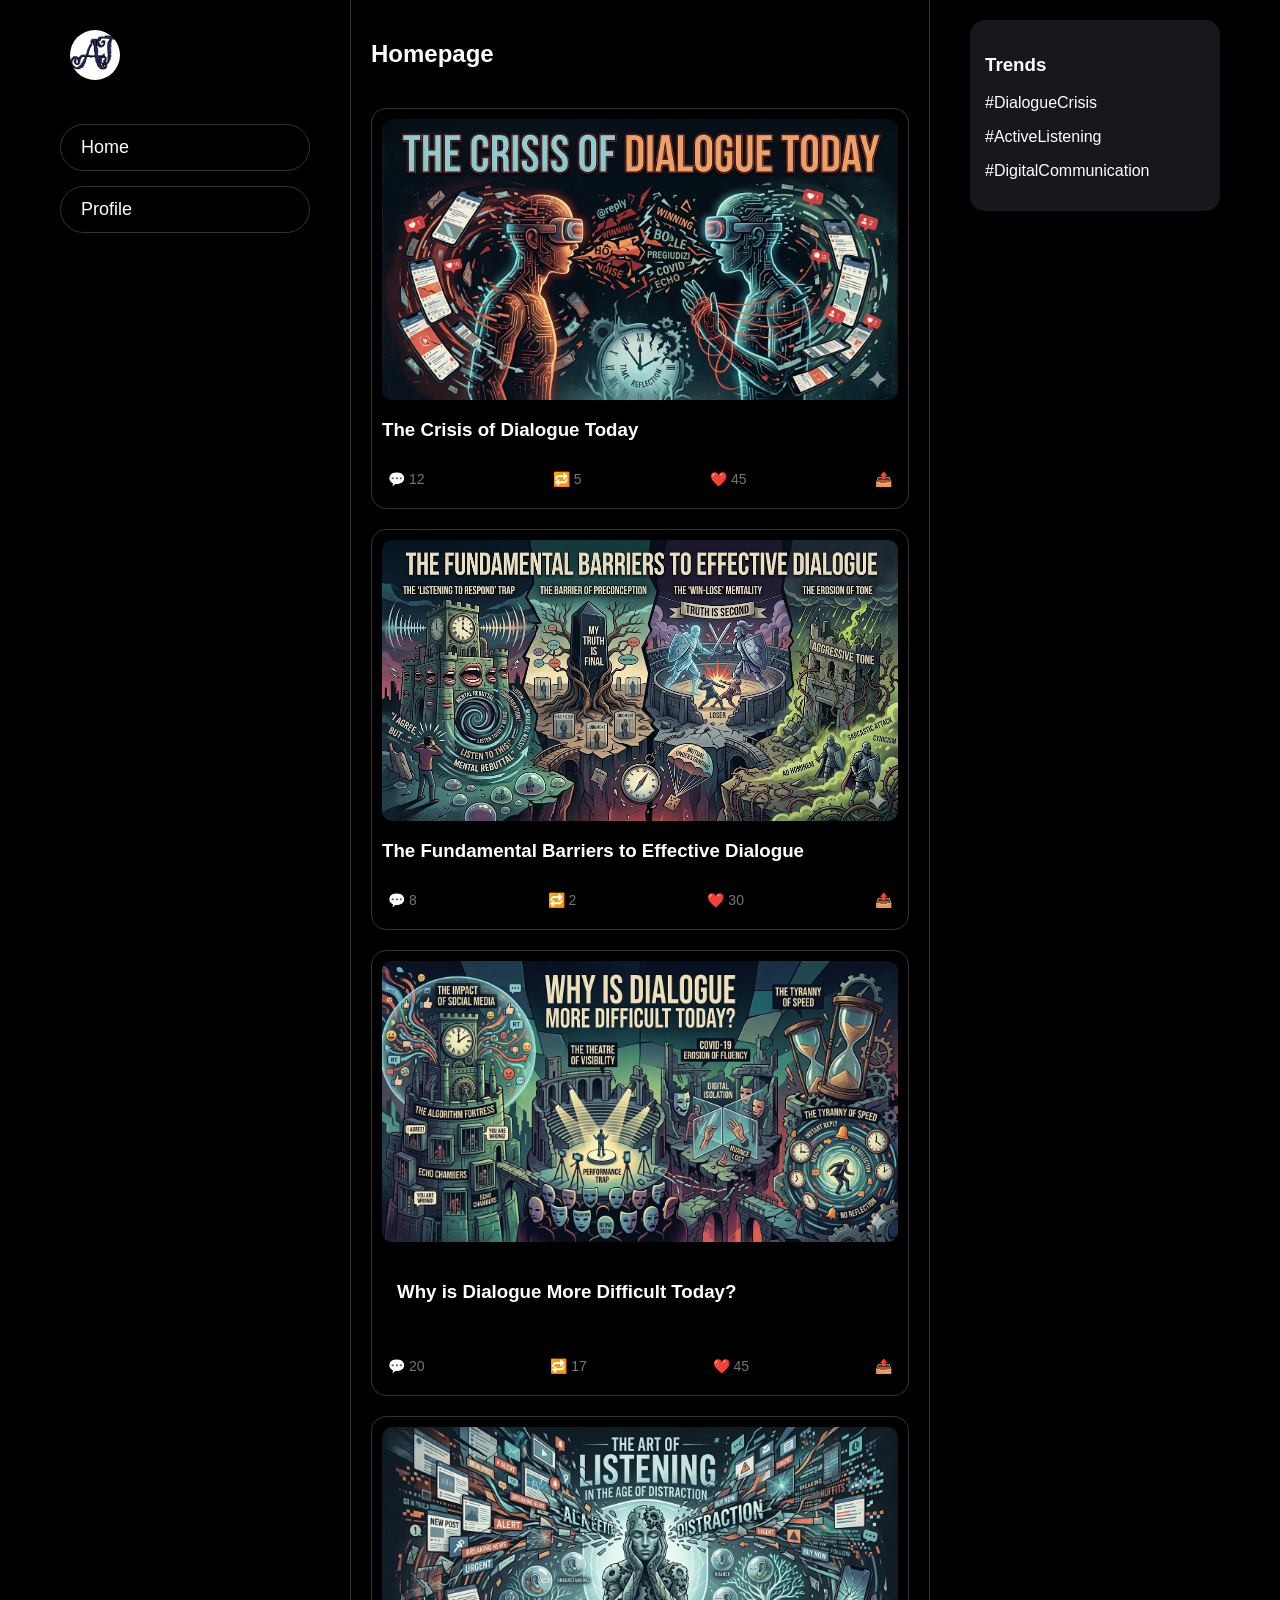
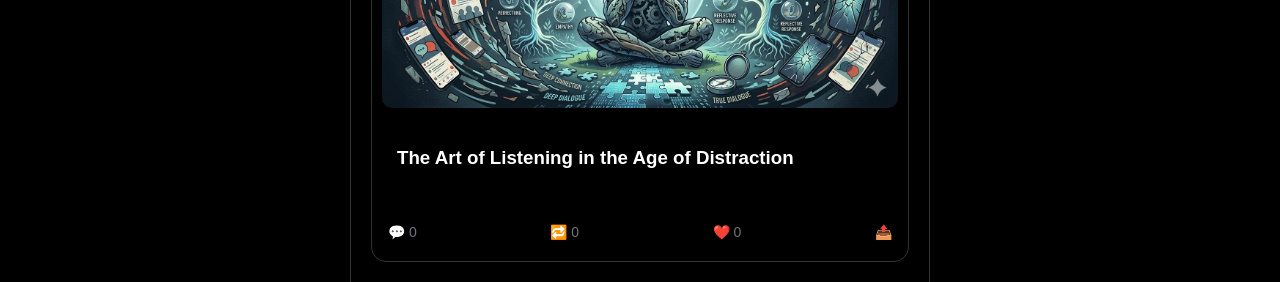
<file: index.html>
<!DOCTYPE html>
<html lang="it">
<head>
    <meta charset="UTF-8">
    <meta name="viewport" content="width=device-width, initial-scale=1.0">
    <link rel="stylesheet" href="style.css">
    <link rel="icon" type="image/jpeg" href="favicon.jpg">
    <title>Cusati Iuliano Famularo Talotti</title>
</head>
<body>
    <div class="container">
        <nav class="sidebar">
            <img src="AT.jpg" alt="Logo" class="logo-img">
            <div class="menu-buttons">
                <button class="nav-btn" onclick="location.href='index.html'">Home</button>
                <button class="nav-btn" onclick="location.href='profile.html'">Profile</button>
            </div>
        </nav>

        <main class="feed">
            <h2>Homepage</h2>

            <div class="post-card">
                <a href="pagina1.html">
                    <img src="dialogue.jpg" alt="The Crisis of Dialogue Today">
                </a>
                <h3>The Crisis of Dialogue Today</h3>
                <div class="interaction-bar">
                    <button>💬 12</button>
                    <button>🔁 5</button>
                    <button>❤️ 45</button>
                    <button>📤</button>
                </div>
            </div>

            <div class="post-card">
                <a href="pagina2.html">
                    <img src="The Fundamental Barriers to Effective Dialogue.jpg" alt="Post 2">
                </a>
                <h3>The Fundamental Barriers to Effective Dialogue</h3>
                <div class="interaction-bar">
                    <button>💬 8</button>
                    <button>🔁 2</button>
                    <button>❤️ 30</button>
                    <button>📤</button>
                </div>
            </div>

            <div class="post-card">
                <a href="pagina3.html">
                    <img src="Why is Dialogue More Difficult Today.png" alt="Why is Dialogue More Difficult Today?">
                </a>
                <div class="post-content">
                    <h3>Why is Dialogue More Difficult Today?</h3>
                </div>
                <div class="interaction-bar">
                    <button>💬 20</button>
                    <button>🔁 17</button>
                    <button>❤️ 45</button>
                    <button>📤</button>
                </div>
            </div>

            <div class="post-card">
                <a href="pagina4.html">
                    <img src="The Art of Listening in the Age of Distraction.jpg" alt="The Art of Listening in the Age of Distraction">
                </a>
                <div class="post-content">
                    <h3>The Art of Listening in the Age of Distraction</h3>
                </div>
                <div class="interaction-bar">
                    <button>💬 0</button>
                    <button>🔁 0</button>
                    <button>❤️ 0</button>
                    <button>📤</button>
                </div>
            </div>

        </main>

        <aside class="trends">
            <div class="box">
                <h3>Trends</h3>
                <p>#DialogueCrisis</p>
                <p>#ActiveListening</p>
                <p>#DigitalCommunication</p>
            </div>
        </aside>
    </div>
</body>
</html>
</file>
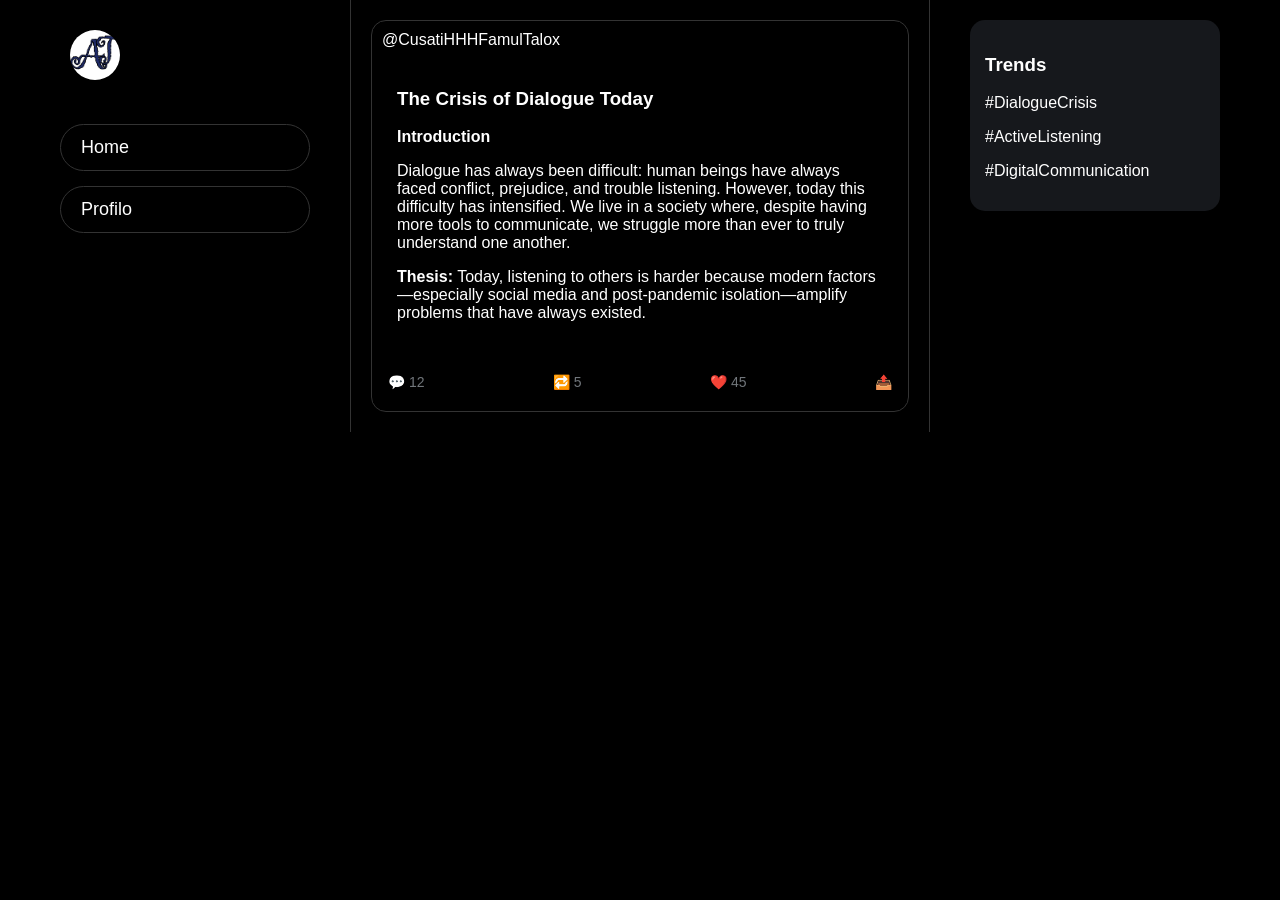
<file: pagina1.html>
<!DOCTYPE html>
<html lang="it">
<head>
    <meta charset="UTF-8">
    <meta name="viewport" content="width=device-width, initial-scale=1.0">
    <link rel="stylesheet" href="style.css">
    <link rel="icon" type="image/jpeg" href="favicon.jpg">
    <title>Cusati Iuliano Famularo Talotti</title>
</head>
<body>
    <div class="container">
        
        <nav class="sidebar">
            <img src="AT.jpg" alt="Logo" class="logo-img">
            <div class="menu-buttons">
                <button class="nav-btn" onclick="location.href='index.html'">Home</button>
                <button class="nav-btn" onclick="location.href='profilo.html'">Profilo</button>
            </div>
        </nav>

        <main class="feed">
            <div class="post-card">
    <div class="post-user">@CusatiHHHFamulTalox</div>
    
    <div class="post-content">
        <h3>The Crisis of Dialogue Today</h3>
        
        <p><strong>Introduction</strong></p>
        <p>Dialogue has always been difficult: human beings have always faced conflict, prejudice, and trouble listening. However, today this difficulty has intensified. We live in a society where, despite having more tools to communicate, we struggle more than ever to truly understand one another.</p>
        <p><strong>Thesis:</strong> Today, listening to others is harder because modern factors—especially social media and post-pandemic isolation—amplify problems that have always existed.</p>
    </div>

    <div class="interaction-bar">
        <button>💬 12</button>
        <button>🔁 5</button>
        <button>❤️ 45</button>
        <button>📤</button>
    </div>
</div>
        </main>

        <aside class="trends">
            <div class="box">
                <h3>Trends</h3>
                <p>#DialogueCrisis</p>
                <p>#ActiveListening</p>
                <p>#DigitalCommunication</p>
                <p></p>
            </div>
        </aside>
    </div>
</body>
</file>
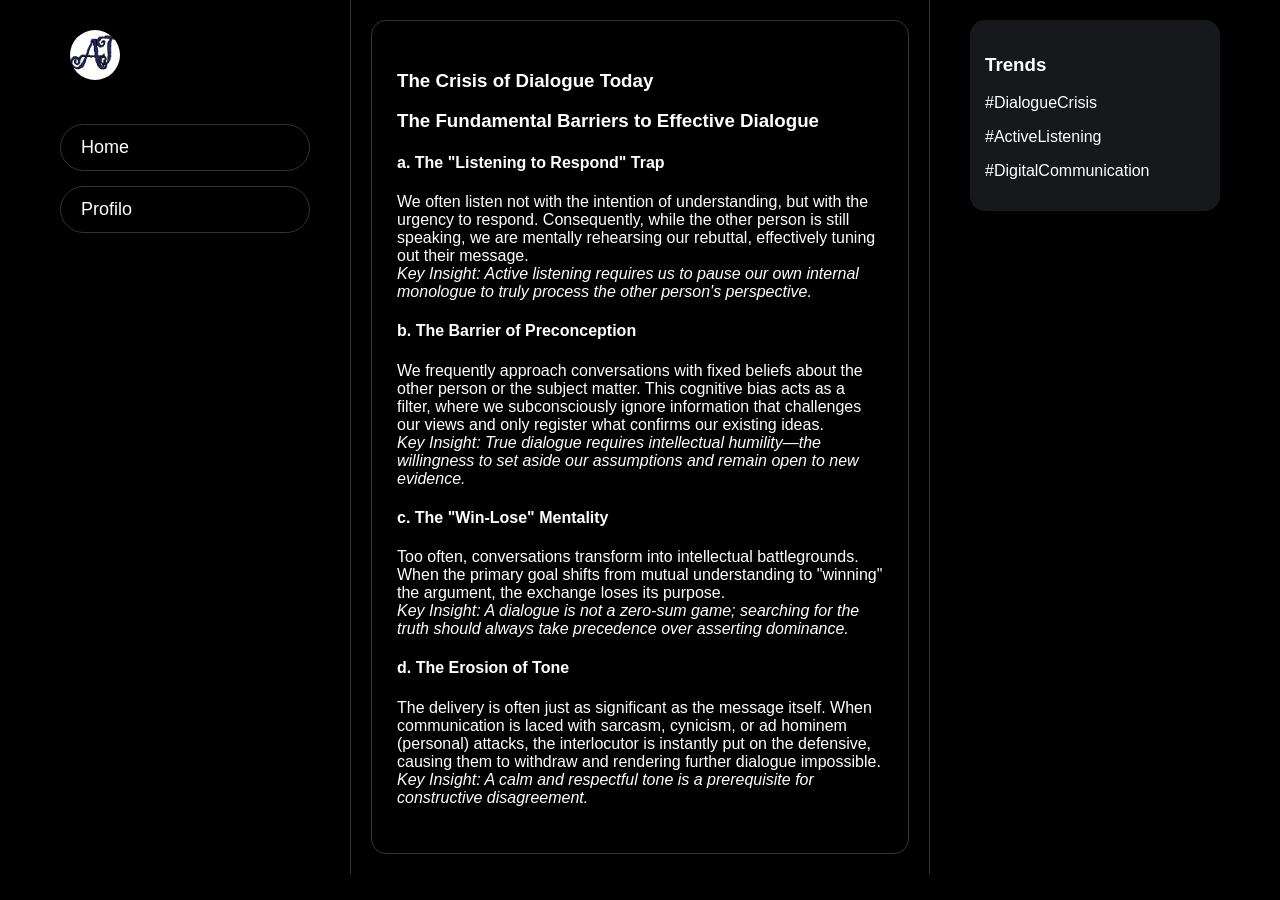
<file: pagina2.html>
<!DOCTYPE html>
<html lang="it">
<head>
    <meta charset="UTF-8">
    <meta name="viewport" content="width=device-width, initial-scale=1.0">
    <link rel="stylesheet" href="style.css">
    <link rel="icon" type="image/jpeg" href="favicon.jpg">
    <title>Cusati Iuliano Famularo Talotti</title>
</head>
<body>
    <div class="container">
        
        <nav class="sidebar">
            <img src="AT.jpg" alt="Logo" class="logo-img">
            <div class="menu-buttons">
                <button class="nav-btn" onclick="location.href='index.html'">Home</button>
                <button class="nav-btn" onclick="location.href='profile.html'">Profilo</button>
            </div>
        </nav>

        <main class="feed">
            <div class="post-card">
                <div class="post-content">
                    <h3>The Crisis of Dialogue Today</h3>
                    <h3>The Fundamental Barriers to Effective Dialogue</h3>
                    
                    <h4>a. The "Listening to Respond" Trap</h4>
                    <p>We often listen not with the intention of understanding, but with the urgency to respond. Consequently, while the other person is still speaking, we are mentally rehearsing our rebuttal, effectively tuning out their message. <br>
                    <em>Key Insight: Active listening requires us to pause our own internal monologue to truly process the other person's perspective.</em></p>

                    <h4>b. The Barrier of Preconception</h4>
                    <p>We frequently approach conversations with fixed beliefs about the other person or the subject matter. This cognitive bias acts as a filter, where we subconsciously ignore information that challenges our views and only register what confirms our existing ideas. <br>
                    <em>Key Insight: True dialogue requires intellectual humility—the willingness to set aside our assumptions and remain open to new evidence.</em></p>

                    <h4>c. The "Win-Lose" Mentality</h4>
                    <p>Too often, conversations transform into intellectual battlegrounds. When the primary goal shifts from mutual understanding to "winning" the argument, the exchange loses its purpose. <br>
                    <em>Key Insight: A dialogue is not a zero-sum game; searching for the truth should always take precedence over asserting dominance.</em></p>

                    <h4>d. The Erosion of Tone</h4>
                    <p>The delivery is often just as significant as the message itself. When communication is laced with sarcasm, cynicism, or ad hominem (personal) attacks, the interlocutor is instantly put on the defensive, causing them to withdraw and rendering further dialogue impossible. <br>
                    <em>Key Insight: A calm and respectful tone is a prerequisite for constructive disagreement.</em></p>
                </div>
            </div>
        </main>

        <aside class="trends">
            <div class="box">
                <h3>Trends</h3>
                <p>#DialogueCrisis</p>
                <p>#ActiveListening</p>
                <p>#DigitalCommunication</p>
                <p></p>
            </div>
        </aside>

    </div>
</body>
</file>
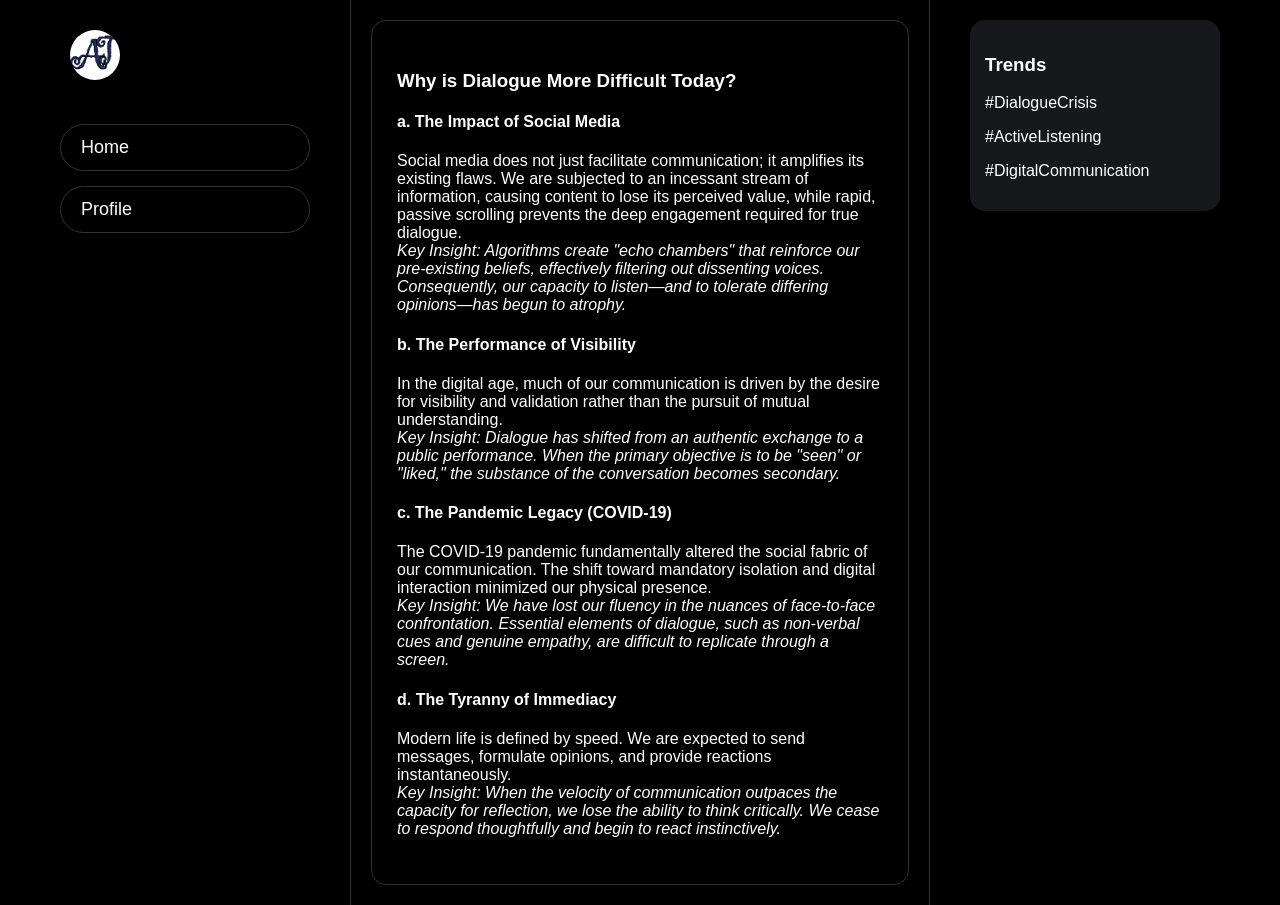
<file: pagina3.html>
<!DOCTYPE html>
<html lang="it">
<head>
    <meta charset="UTF-8">
    <meta name="viewport" content="width=device-width, initial-scale=1.0">
    <link rel="icon" type="image/jpeg" href="favicon.jpg">
    <link rel="stylesheet" href="style.css">
    <title>Cusati Iuliano Famularo Talotti</title>
</head>
<body>
    <div class="container">
        
        <nav class="sidebar">
            <img src="AT.jpg" alt="Logo" class="logo-img">
            <div class="menu-buttons">
                <button class="nav-btn" onclick="location.href='index.html'">Home</button>
                <button class="nav-btn" onclick="location.href='profile.html'">Profile</button>
            </div>
        </nav>

        <main class="feed">
            <div class="post-card">
                <div class="post-content">
                    <h3>Why is Dialogue More Difficult Today?</h3>
                    
                    <h4>a. The Impact of Social Media</h4>
                    <p>Social media does not just facilitate communication; it amplifies its existing flaws. We are subjected to an incessant stream of information, causing content to lose its perceived value, while rapid, passive scrolling prevents the deep engagement required for true dialogue. <br>
                    <em>Key Insight: Algorithms create "echo chambers" that reinforce our pre-existing beliefs, effectively filtering out dissenting voices. Consequently, our capacity to listen—and to tolerate differing opinions—has begun to atrophy.</em></p>

                    <h4>b. The Performance of Visibility</h4>
                    <p>In the digital age, much of our communication is driven by the desire for visibility and validation rather than the pursuit of mutual understanding. <br>
                    <em>Key Insight: Dialogue has shifted from an authentic exchange to a public performance. When the primary objective is to be "seen" or "liked," the substance of the conversation becomes secondary.</em></p>

                    <h4>c. The Pandemic Legacy (COVID-19)</h4>
                    <p>The COVID-19 pandemic fundamentally altered the social fabric of our communication. The shift toward mandatory isolation and digital interaction minimized our physical presence. <br>
                    <em>Key Insight: We have lost our fluency in the nuances of face-to-face confrontation. Essential elements of dialogue, such as non-verbal cues and genuine empathy, are difficult to replicate through a screen.</em></p>

                    <h4>d. The Tyranny of Immediacy</h4>
                    <p>Modern life is defined by speed. We are expected to send messages, formulate opinions, and provide reactions instantaneously. <br>
                    <em>Key Insight: When the velocity of communication outpaces the capacity for reflection, we lose the ability to think critically. We cease to respond thoughtfully and begin to react instinctively.</em></p>
                </div>
            </div>
        </main>

        <aside class="trends">
            <div class="box">
                <h3>Trends</h3>
                <p>#DialogueCrisis</p>
                <p>#ActiveListening</p>
                <p>#DigitalCommunication</p>
                <p></p>
            </div>
        </aside>

    </div>
</body>
</file>
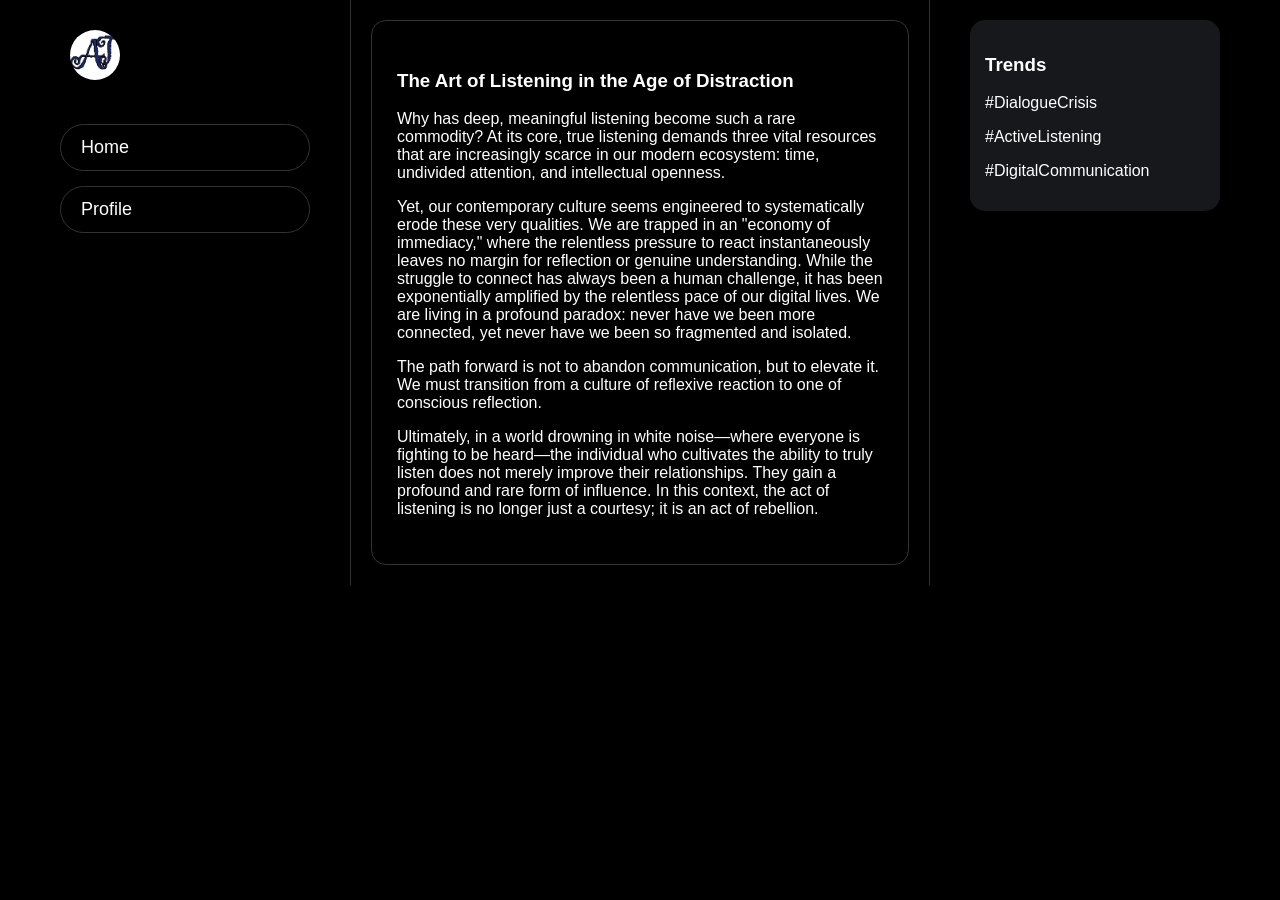
<file: pagina4.html>
<!DOCTYPE html>
<html lang="it">
<head>
    <meta charset="UTF-8">
    <meta name="viewport" content="width=device-width, initial-scale=1.0">
    <link rel="stylesheet" href="style.css">
    <link rel="icon" type="image/jpeg" href="favicon.jpg">
    <title>The Art of Listening in the Age of Distraction</title>
</head>
<body>
    <div class="container">
        
        <nav class="sidebar">
            <img src="AT.jpg" alt="Logo" class="logo-img">
            <div class="menu-buttons">
                <button class="nav-btn" onclick="location.href='index.html'">Home</button>
                <button class="nav-btn" onclick="location.href='profile.html'">Profile</button>
            </div>
        </nav>

        <main class="feed">
            <div class="post-card">
                <div class="post-content">
                    <h3>The Art of Listening in the Age of Distraction</h3>

                    <p>Why has deep, meaningful listening become such a rare commodity? At its core, true listening demands three vital resources that are increasingly scarce in our modern ecosystem: time, undivided attention, and intellectual openness.</p>

                    <p>Yet, our contemporary culture seems engineered to systematically erode these very qualities. We are trapped in an "economy of immediacy," where the relentless pressure to react instantaneously leaves no margin for reflection or genuine understanding. While the struggle to connect has always been a human challenge, it has been exponentially amplified by the relentless pace of our digital lives. We are living in a profound paradox: never have we been more connected, yet never have we been so fragmented and isolated.</p>

                    <p>The path forward is not to abandon communication, but to elevate it. We must transition from a culture of reflexive reaction to one of conscious reflection.</p>

                    <p>Ultimately, in a world drowning in white noise—where everyone is fighting to be heard—the individual who cultivates the ability to truly listen does not merely improve their relationships. They gain a profound and rare form of influence. In this context, the act of listening is no longer just a courtesy; it is an act of rebellion.</p>
                </div>
            </div>
        </main>

        <aside class="trends">
            <div class="box">
                <h3>Trends</h3>
                <p>#DialogueCrisis</p>
                <p>#ActiveListening</p>
                <p>#DigitalCommunication</p>
            </div>
        </aside>

    </div>
</body>
</html>
</file>
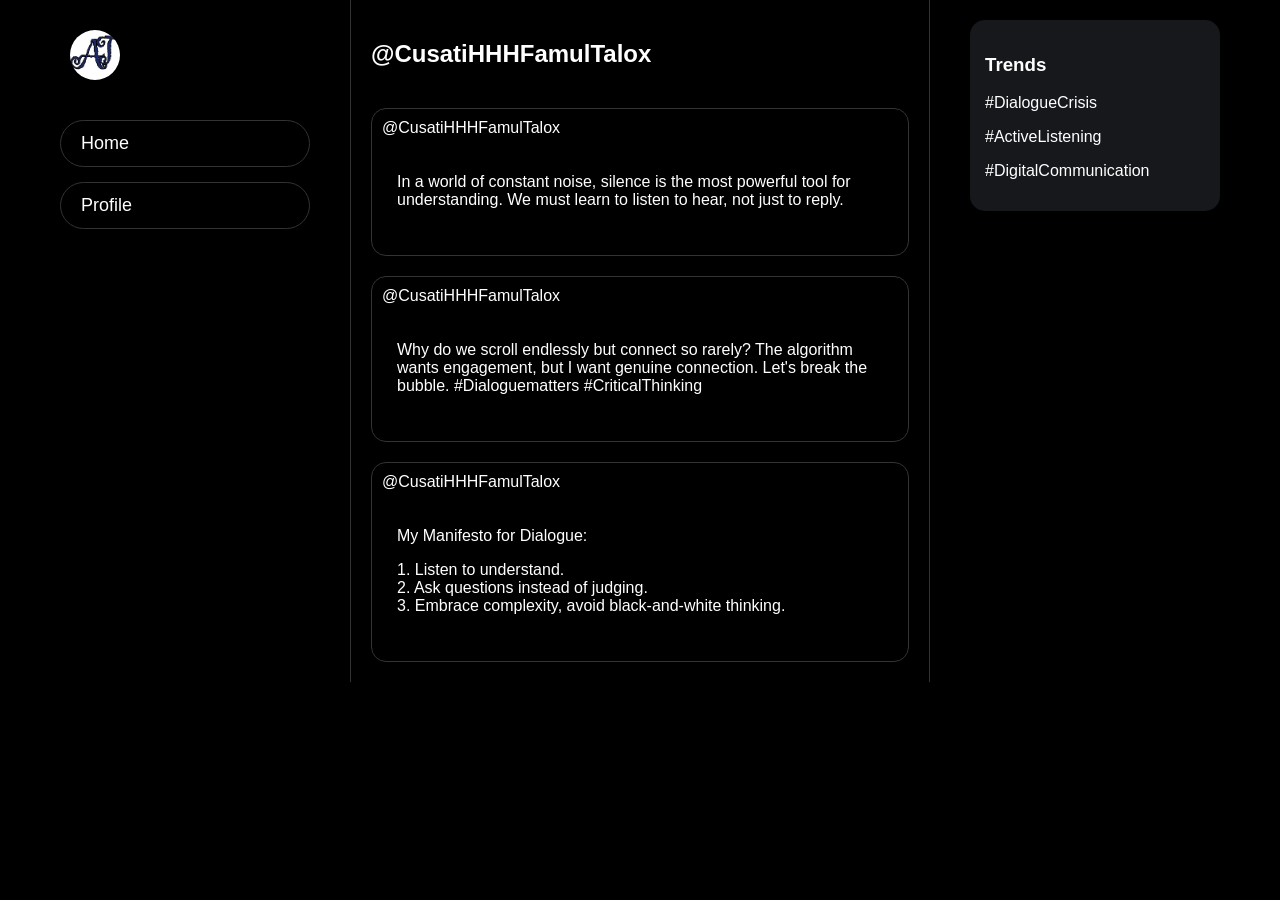
<file: profile.html>
<meta charset="UTF-8">
    <meta name="viewport" content="width=device-width, initial-scale=1.0">
<html lang="en">
<head>
    <link rel="stylesheet" href="style.css">
    <link rel="icon" type="image/jpeg" href="favicon.jpg">
    <title>Profile - @CusatiHHHFamulTalox</title>
</head>
<body>
    <div class="container">
        <nav class="sidebar">
            <img src="AT.jpg" alt="Logo" class="logo-img">
            <div class="menu-buttons">
                <button class="nav-btn" onclick="location.href='index.html'">Home</button>
                <button class="nav-btn" onclick="location.href='profile.html'">Profile</button>
            </div>
        </nav>

        <main class="feed">
            <div class="profile-header">
                <h2>@CusatiHHHFamulTalox</h2>
            </div>


            <div class="post-card">
                <div class="post-user">@CusatiHHHFamulTalox</div>
                <div class="post-content">
                    <p>In a world of constant noise, silence is the most powerful tool for understanding. We must learn to listen to hear, not just to reply.</p>
                </div>
            </div>

            <div class="post-card">
                <div class="post-user">@CusatiHHHFamulTalox</div>
                <div class="post-content">
                    <p>Why do we scroll endlessly but connect so rarely? The algorithm wants engagement, but I want genuine connection. Let's break the bubble. #Dialoguematters #CriticalThinking</p>
                </div>
            </div>

            <div class="post-card">
                <div class="post-user">@CusatiHHHFamulTalox</div>
                <div class="post-content">
                    <p>My Manifesto for Dialogue:</p>
                    <p>1. Listen to understand.<br>2. Ask questions instead of judging.<br>3. Embrace complexity, avoid black-and-white thinking.</p>
                </div>
            </div>
        </main>

        <aside class="trends">
            <div class="box">
                <h3>Trends</h3>
                <p>#DialogueCrisis</p>
                <p>#ActiveListening</p>
                <p>#DigitalCommunication</p>
            </div>
        </aside>
    </div>
</body>
</html>
</file>
<file: style.css>
body {
    background-color: #000;
    color: #fff;
    font-family: Arial, sans-serif;
    margin: 0;
}

.container {
    display: flex;
    max-width: 1200px;
    margin: 0 auto;
    gap: 20px;
}

/* Sidebar */
.sidebar {
    width: 250px;
    padding: 20px;
    flex-shrink: 0;
}

.trends {
    width: 250px;
    padding: 20px;
    flex-shrink: 0;
}

.sidebar ul {
    list-style: none;
    padding: 0;
}

.sidebar li {
    padding: 15px 0;
    font-size: 20px;
}

/* Feed Centrale */
.feed {
    flex: 1;
    border-left: 1px solid #333;
    border-right: 1px solid #333;
    padding: 20px;
    display: flex;
    flex-direction: column;
    gap: 20px;
    min-width: 0;
}

.post-card {
    display: block;
    text-decoration: none;
    color: white;
    border: 1px solid #333;
    padding: 10px;
    border-radius: 15px;
    height: auto;
    width: 100%;
    box-sizing: border-box;
}

.post-card img {
    width: 100%;
    border-radius: 10px;
    display: block;
}

.box {
    background: #16181c;
    padding: 15px;
    border-radius: 15px;
}

.menu-buttons {
    display: flex;
    flex-direction: column;
    gap: 15px;
    margin-top: 20px;
}

.nav-btn {
    background-color: #000;
    color: #fff;
    border: 1px solid #333;
    padding: 12px 20px;
    font-size: 18px;
    border-radius: 30px;
    cursor: pointer;
    transition: background-color 0.3s;
    text-align: left;
    width: 100%;
}

.nav-btn:hover {
    background-color: #1a1a1a;
}

.logo-img {
    width: 50px;
    height: 50px;
    margin: 10px 0 20px 10px;
    border-radius: 50%;
    object-fit: cover;
    cursor: pointer;
}

.interaction-bar {
    display: flex;
    justify-content: space-between;
    padding: 10px 0;
    color: #71767b;
    margin-top: 5px;
}

.interaction-bar button {
    background: none;
    border: none;
    color: inherit;
    cursor: pointer;
    font-size: 14px;
    display: flex;
    align-items: center;
    gap: 5px;
    transition: color 0.2s;
}

.interaction-bar button:hover {
    color: #1d9bf0;
}

.post-content {
    text-align: left;
    padding: 20px 15px;
}

.post-card a {
    text-decoration: none;
    color: inherit;
    display: block;
}

/* ───────────────────────────────
   TABLET (max 900px)
   Nasconde i Trends
─────────────────────────────── */
@media (max-width: 900px) {
    .trends {
        display: none;
    }

    .sidebar {
        width: 200px;
    }

    .nav-btn {
        font-size: 16px;
        padding: 10px 15px;
    }
}

/* ───────────────────────────────
   MOBILE (max 600px)
   Layout verticale, bottom nav
─────────────────────────────── */
@media (max-width: 600px) {
    .container {
        flex-direction: column;
        gap: 0;
    }

    /* Sidebar diventa una top bar */
    .sidebar {
        width: 100%;
        padding: 10px 15px;
        display: flex;
        align-items: center;
        justify-content: space-between;
        border-bottom: 1px solid #333;
        box-sizing: border-box;
    }

    .logo-img {
        margin: 0;
        width: 40px;
        height: 40px;
    }

    /* Bottoni affiancati in orizzontale */
    .menu-buttons {
        flex-direction: row;
        gap: 10px;
        margin-top: 0;
    }

    .nav-btn {
        font-size: 14px;
        padding: 8px 14px;
        width: auto;
    }

    /* Feed occupa tutto lo schermo */
    .feed {
        border-left: none;
        border-right: none;
        padding: 15px 10px;
        gap: 15px;
    }

    .post-content {
        padding: 10px;
    }

    .interaction-bar button {
        font-size: 13px;
    }

    .trends {
        display: none;
    }
}
</file>
